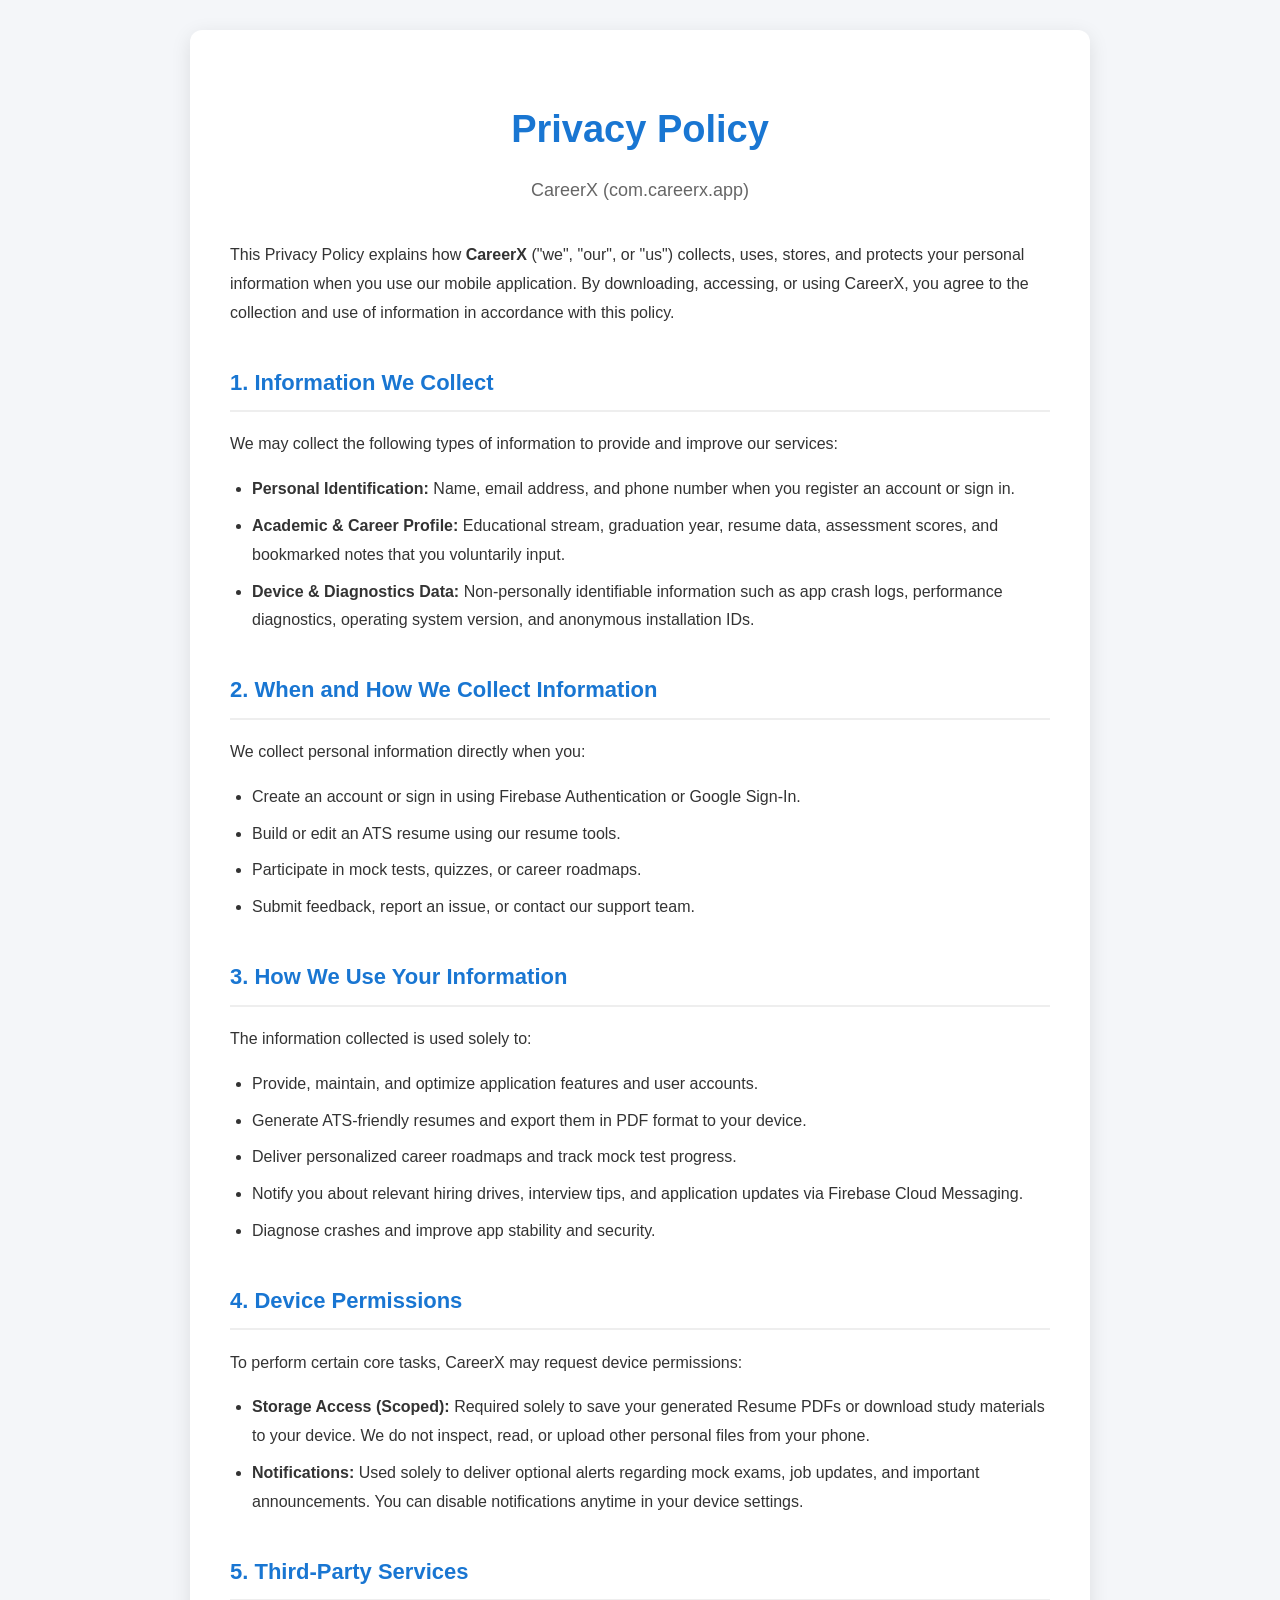
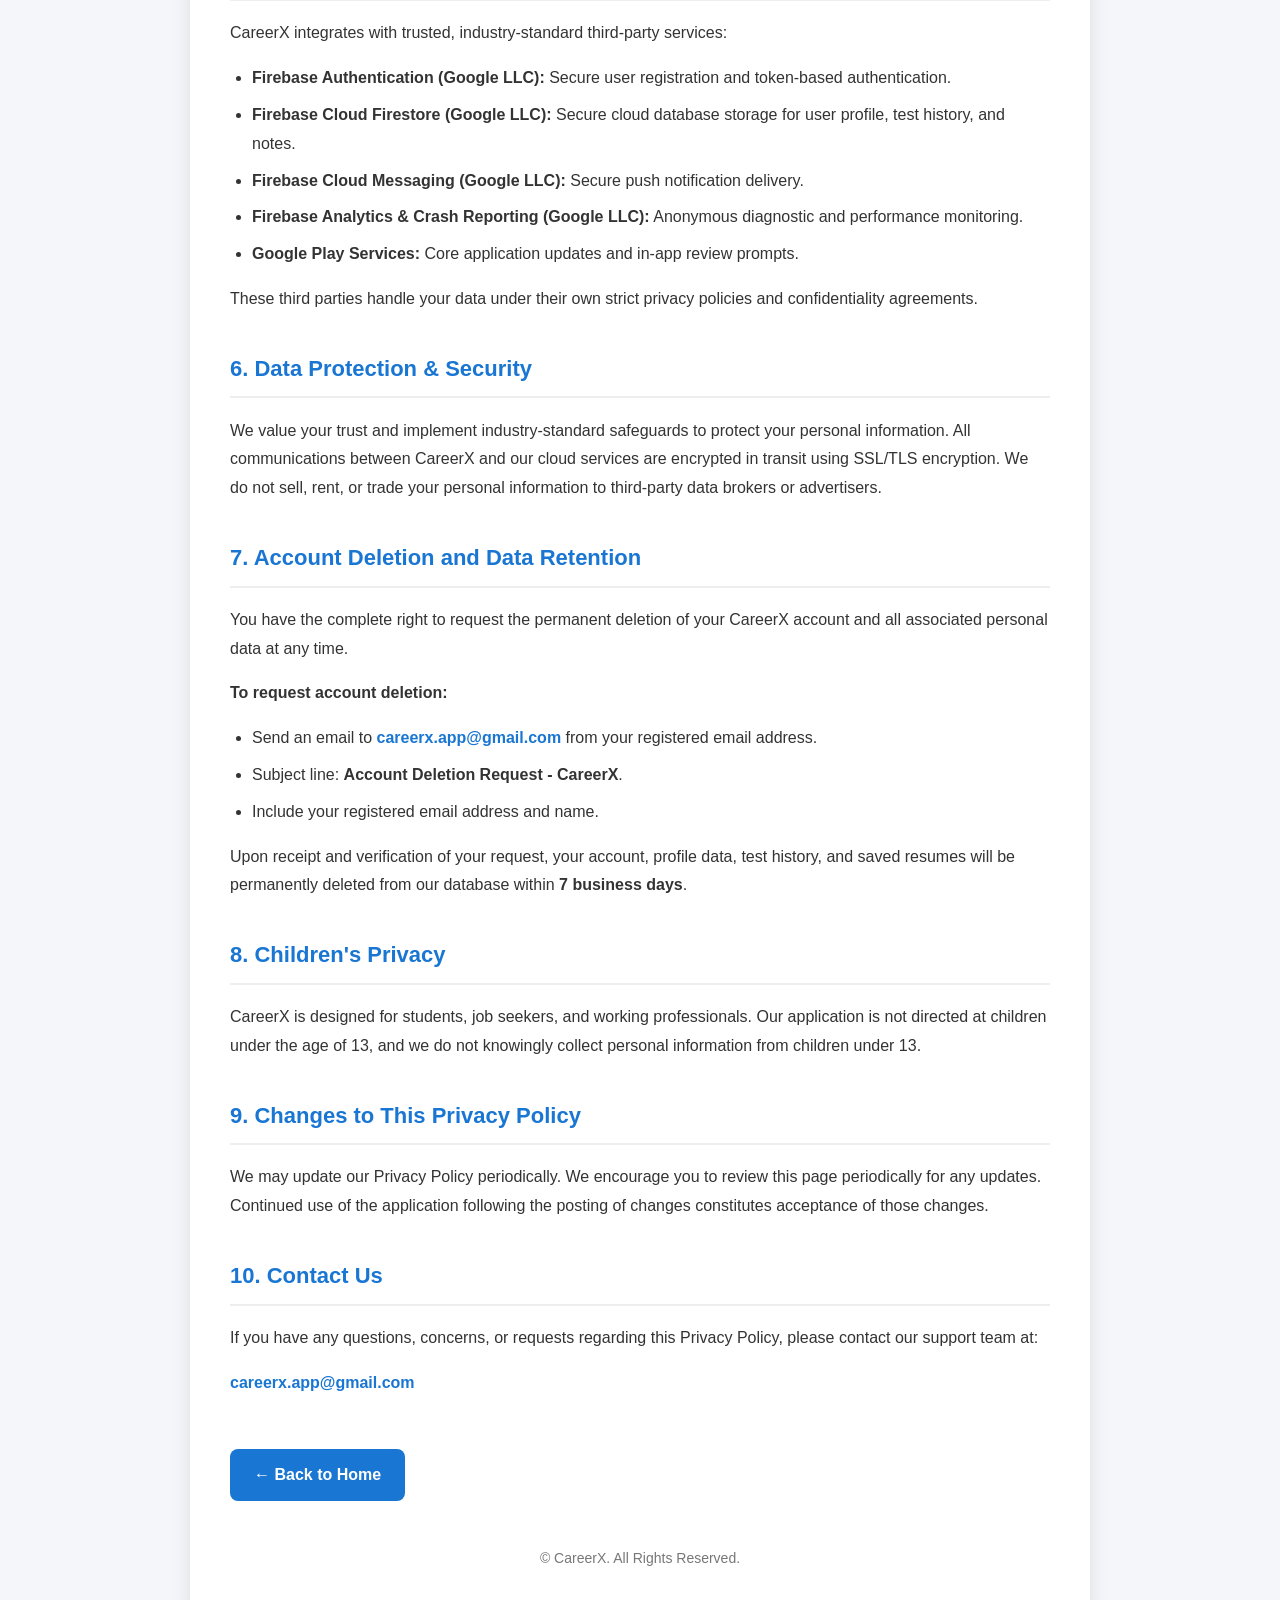
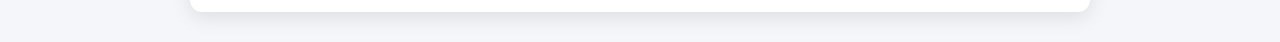
<file: privacy-policy.html>
<!DOCTYPE html>
<html lang="en">
<head>
    <meta charset="UTF-8">
    <meta name="viewport" content="width=device-width, initial-scale=1.0">
    <title>CareerX | Privacy Policy</title>
    <link rel="icon" href="assets/logo.png" type="image/png">
    <style>
        * {
            box-sizing: border-box;
        }

        body {
            margin: 0;
            padding: 30px 15px;
            background: #f4f6f9;
            font-family: Arial, Helvetica, sans-serif;
            color: #333;
            line-height: 1.8;
        }

        .container {
            max-width: 900px;
            margin: auto;
            background: #ffffff;
            border-radius: 12px;
            padding: 40px;
            box-shadow: 0 5px 20px rgba(0, 0, 0, 0.10);
        }

        h1 {
            text-align: center;
            color: #1976d2;
            margin-bottom: 10px;
            font-size: 38px;
        }

        .subtitle {
            text-align: center;
            color: #666;
            font-size: 18px;
            margin-bottom: 35px;
        }

        h2 {
            color: #1976d2;
            margin-top: 35px;
            border-bottom: 2px solid #eeeeee;
            padding-bottom: 8px;
            font-size: 22px;
        }

        p, ul, li {
            font-size: 16px;
        }

        ul {
            padding-left: 22px;
        }

        li {
            margin-bottom: 8px;
        }

        .email {
            font-weight: bold;
            color: #1976d2;
        }

        .button {
            display: inline-block;
            margin-top: 35px;
            padding: 12px 24px;
            background: #1976d2;
            color: white;
            text-decoration: none;
            border-radius: 8px;
            font-size: 16px;
            font-weight: bold;
            transition: .3s;
        }

        .button:hover {
            background: #1259a8;
        }

        .footer {
            text-align: center;
            margin-top: 45px;
            color: #777;
            font-size: 14px;
        }

        @media(max-width:700px) {
            .container {
                padding: 25px;
            }
            h1 {
                font-size: 30px;
            }
        }
    </style>
</head>
<body>

<div class="container">

    <h1>Privacy Policy</h1>
    <div class="subtitle">CareerX (com.careerx.app)</div>

    <p>
        This Privacy Policy explains how <strong>CareerX</strong> ("we", "our", or "us") collects, uses, stores, and protects your personal information when you use our mobile application. By downloading, accessing, or using CareerX, you agree to the collection and use of information in accordance with this policy.
    </p>

    <h2>1. Information We Collect</h2>
    <p>We may collect the following types of information to provide and improve our services:</p>
    <ul>
        <li><strong>Personal Identification:</strong> Name, email address, and phone number when you register an account or sign in.</li>
        <li><strong>Academic & Career Profile:</strong> Educational stream, graduation year, resume data, assessment scores, and bookmarked notes that you voluntarily input.</li>
        <li><strong>Device & Diagnostics Data:</strong> Non-personally identifiable information such as app crash logs, performance diagnostics, operating system version, and anonymous installation IDs.</li>
    </ul>

    <h2>2. When and How We Collect Information</h2>
    <p>
        We collect personal information directly when you:
    </p>
    <ul>
        <li>Create an account or sign in using Firebase Authentication or Google Sign-In.</li>
        <li>Build or edit an ATS resume using our resume tools.</li>
        <li>Participate in mock tests, quizzes, or career roadmaps.</li>
        <li>Submit feedback, report an issue, or contact our support team.</li>
    </ul>

    <h2>3. How We Use Your Information</h2>
    <p>The information collected is used solely to:</p>
    <ul>
        <li>Provide, maintain, and optimize application features and user accounts.</li>
        <li>Generate ATS-friendly resumes and export them in PDF format to your device.</li>
        <li>Deliver personalized career roadmaps and track mock test progress.</li>
        <li>Notify you about relevant hiring drives, interview tips, and application updates via Firebase Cloud Messaging.</li>
        <li>Diagnose crashes and improve app stability and security.</li>
    </ul>

    <h2>4. Device Permissions</h2>
    <p>
        To perform certain core tasks, CareerX may request device permissions:
    </p>
    <ul>
        <li><strong>Storage Access (Scoped):</strong> Required solely to save your generated Resume PDFs or download study materials to your device. We do not inspect, read, or upload other personal files from your phone.</li>
        <li><strong>Notifications:</strong> Used solely to deliver optional alerts regarding mock exams, job updates, and important announcements. You can disable notifications anytime in your device settings.</li>
    </ul>

    <h2>5. Third-Party Services</h2>
    <p>CareerX integrates with trusted, industry-standard third-party services:</p>
    <ul>
        <li><strong>Firebase Authentication (Google LLC):</strong> Secure user registration and token-based authentication.</li>
        <li><strong>Firebase Cloud Firestore (Google LLC):</strong> Secure cloud database storage for user profile, test history, and notes.</li>
        <li><strong>Firebase Cloud Messaging (Google LLC):</strong> Secure push notification delivery.</li>
        <li><strong>Firebase Analytics & Crash Reporting (Google LLC):</strong> Anonymous diagnostic and performance monitoring.</li>
        <li><strong>Google Play Services:</strong> Core application updates and in-app review prompts.</li>
    </ul>
    <p>
        These third parties handle your data under their own strict privacy policies and confidentiality agreements.
    </p>

    <h2>6. Data Protection & Security</h2>
    <p>
        We value your trust and implement industry-standard safeguards to protect your personal information. All communications between CareerX and our cloud services are encrypted in transit using SSL/TLS encryption. We do not sell, rent, or trade your personal information to third-party data brokers or advertisers.
    </p>

    <h2>7. Account Deletion and Data Retention</h2>
    <p>
        You have the complete right to request the permanent deletion of your CareerX account and all associated personal data at any time.
    </p>
    <p><strong>To request account deletion:</strong></p>
    <ul>
        <li>Send an email to <span class="email">careerx.app@gmail.com</span> from your registered email address.</li>
        <li>Subject line: <strong>Account Deletion Request - CareerX</strong>.</li>
        <li>Include your registered email address and name.</li>
    </ul>
    <p>
        Upon receipt and verification of your request, your account, profile data, test history, and saved resumes will be permanently deleted from our database within <strong>7 business days</strong>.
    </p>

    <h2>8. Children's Privacy</h2>
    <p>
        CareerX is designed for students, job seekers, and working professionals. Our application is not directed at children under the age of 13, and we do not knowingly collect personal information from children under 13.
    </p>

    <h2>9. Changes to This Privacy Policy</h2>
    <p>
        We may update our Privacy Policy periodically. We encourage you to review this page periodically for any updates. Continued use of the application following the posting of changes constitutes acceptance of those changes.
    </p>

    <h2>10. Contact Us</h2>
    <p>
        If you have any questions, concerns, or requests regarding this Privacy Policy, please contact our support team at:
    </p>
    <p class="email">careerx.app@gmail.com</p>

    <a href="index.html" class="button">← Back to Home</a>

    <div class="footer">
        © CareerX. All Rights Reserved.
    </div>

</div>

</body>
</html>
</file>
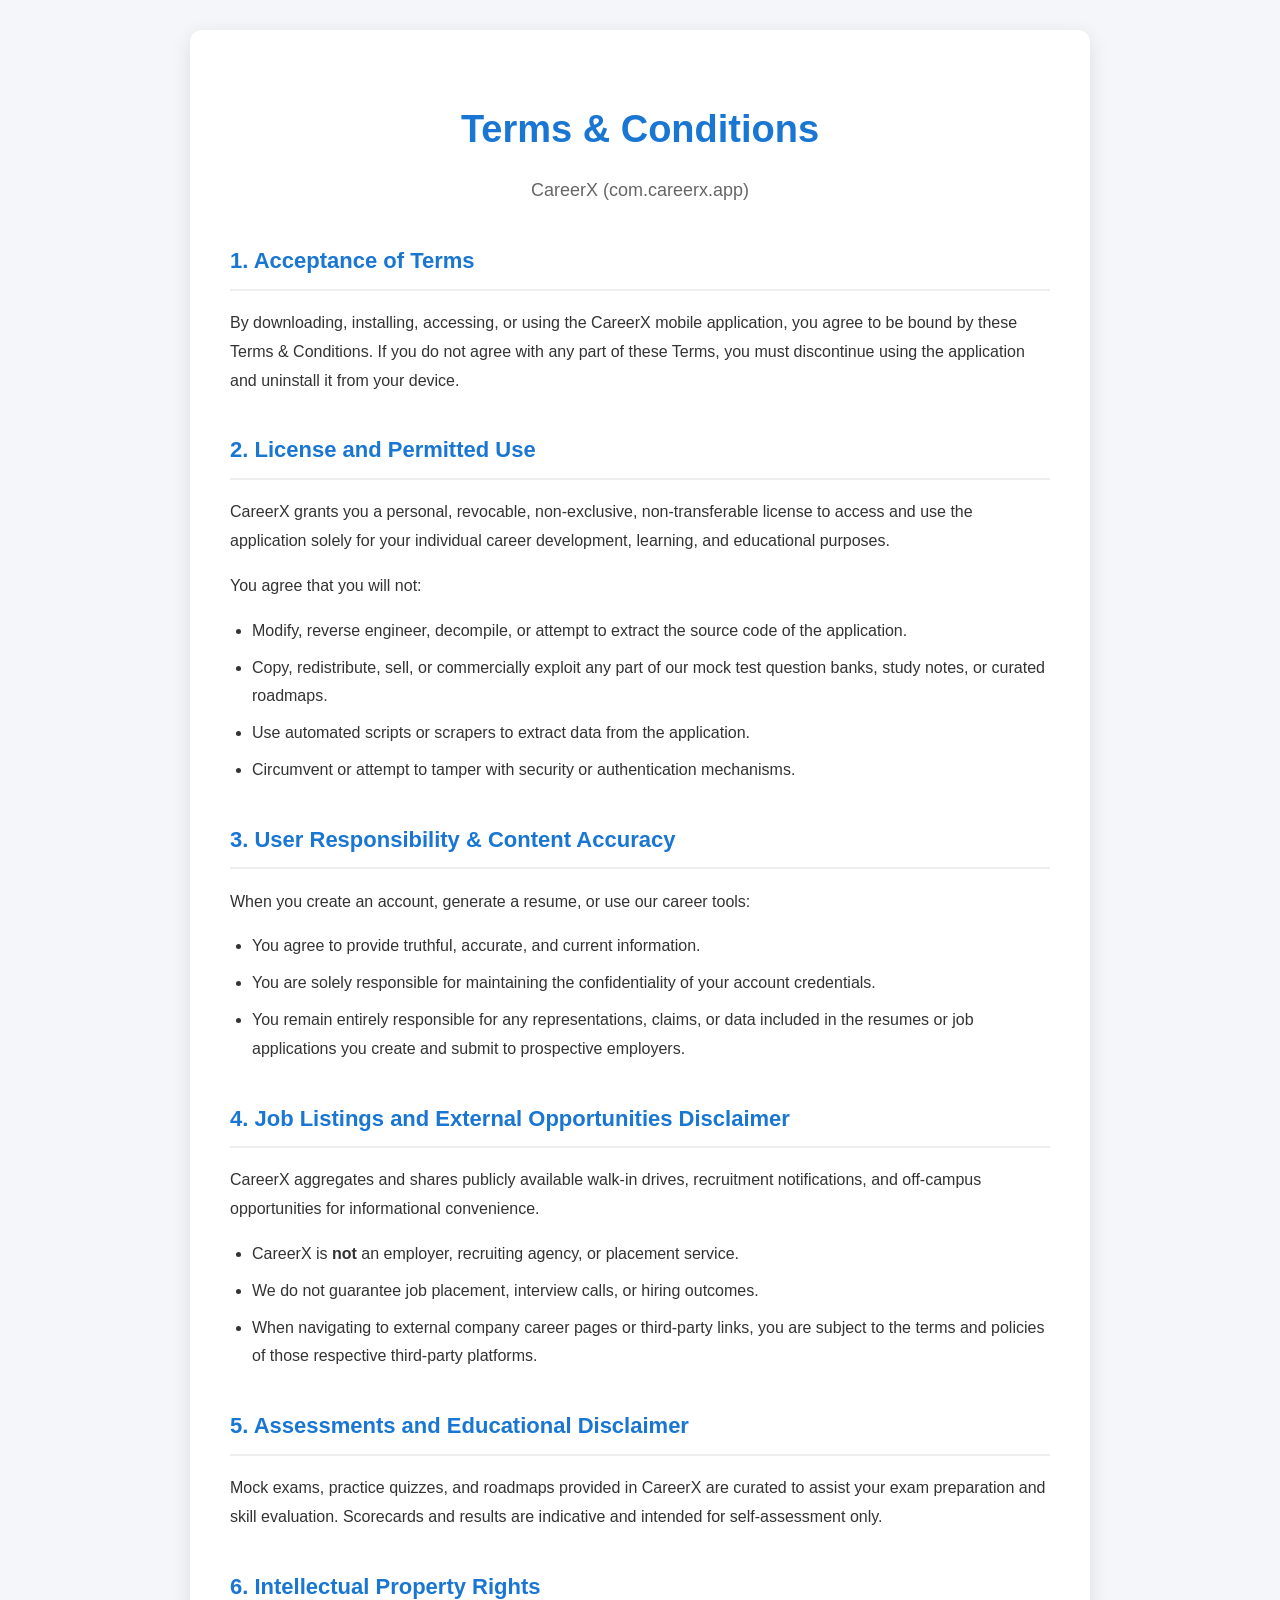
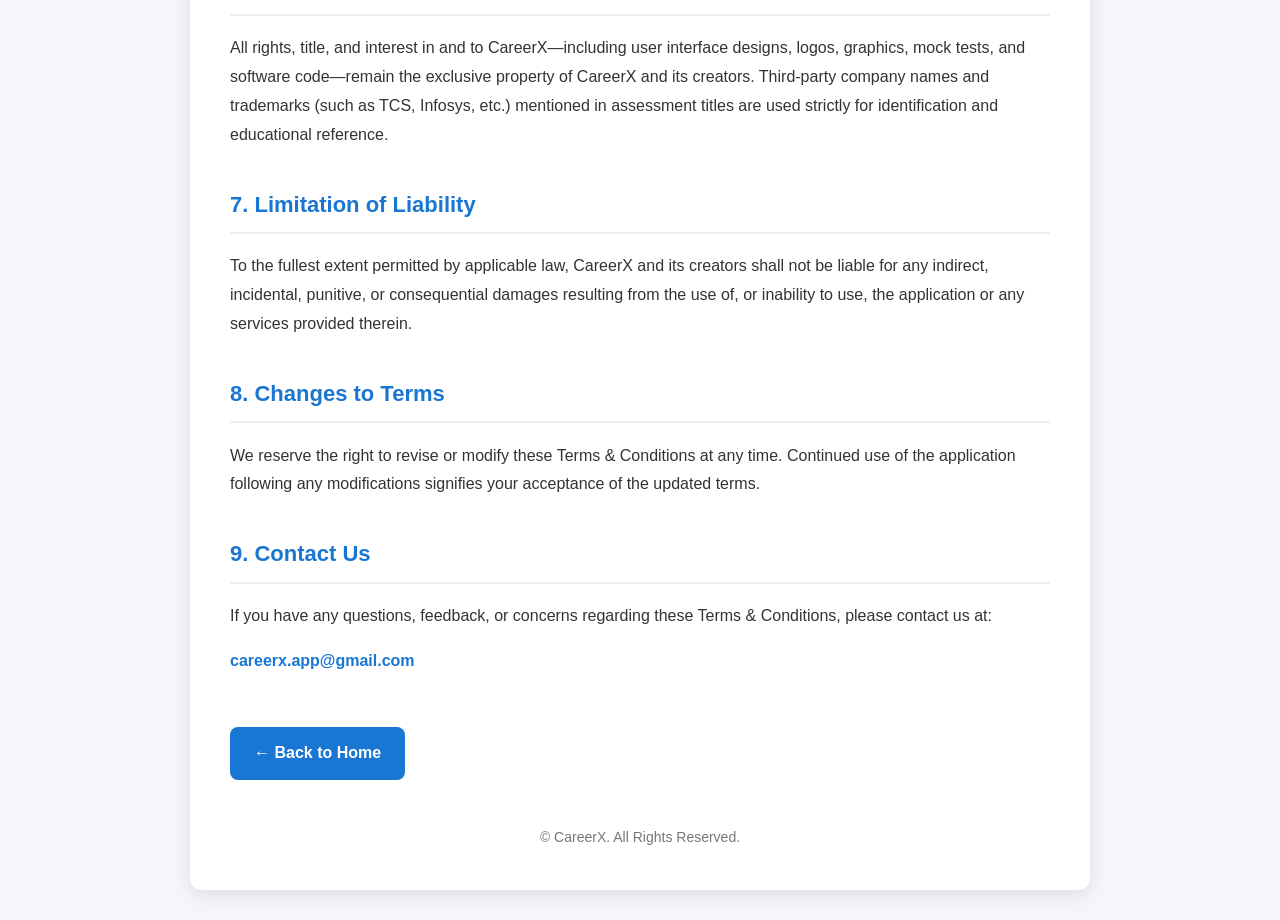
<file: terms-and-conditions.html>
<!DOCTYPE html>
<html lang="en">
<head>
    <meta charset="UTF-8">
    <meta name="viewport" content="width=device-width, initial-scale=1.0">
    <title>CareerX | Terms & Conditions</title>
    <link rel="icon" href="assets/logo.png" type="image/png">
    <style>
        * {
            box-sizing: border-box;
        }

        body {
            margin: 0;
            padding: 30px 15px;
            background: #f4f6f9;
            font-family: Arial, Helvetica, sans-serif;
            color: #333;
            line-height: 1.8;
        }

        .container {
            max-width: 900px;
            margin: auto;
            background: #ffffff;
            border-radius: 12px;
            padding: 40px;
            box-shadow: 0 5px 20px rgba(0, 0, 0, 0.10);
        }

        h1 {
            text-align: center;
            color: #1976d2;
            margin-bottom: 10px;
            font-size: 38px;
        }

        .subtitle {
            text-align: center;
            color: #666;
            font-size: 18px;
            margin-bottom: 35px;
        }

        h2 {
            color: #1976d2;
            margin-top: 35px;
            border-bottom: 2px solid #eeeeee;
            padding-bottom: 8px;
            font-size: 22px;
        }

        p, ul, li {
            font-size: 16px;
        }

        ul {
            padding-left: 22px;
        }

        li {
            margin-bottom: 8px;
        }

        .email {
            font-weight: bold;
            color: #1976d2;
        }

        .button {
            display: inline-block;
            margin-top: 35px;
            padding: 12px 24px;
            background: #1976d2;
            color: white;
            text-decoration: none;
            border-radius: 8px;
            font-size: 16px;
            font-weight: bold;
            transition: .3s;
        }

        .button:hover {
            background: #1259a8;
        }

        .footer {
            text-align: center;
            margin-top: 45px;
            color: #777;
            font-size: 14px;
        }

        @media(max-width:700px) {
            .container {
                padding: 25px;
            }
            h1 {
                font-size: 30px;
            }
        }
    </style>
</head>
<body>

<div class="container">

    <h1>Terms & Conditions</h1>
    <div class="subtitle">CareerX (com.careerx.app)</div>

    <h2>1. Acceptance of Terms</h2>
    <p>
        By downloading, installing, accessing, or using the CareerX mobile application, you agree to be bound by these Terms & Conditions. If you do not agree with any part of these Terms, you must discontinue using the application and uninstall it from your device.
    </p>

    <h2>2. License and Permitted Use</h2>
    <p>
        CareerX grants you a personal, revocable, non-exclusive, non-transferable license to access and use the application solely for your individual career development, learning, and educational purposes.
    </p>
    <p>You agree that you will not:</p>
    <ul>
        <li>Modify, reverse engineer, decompile, or attempt to extract the source code of the application.</li>
        <li>Copy, redistribute, sell, or commercially exploit any part of our mock test question banks, study notes, or curated roadmaps.</li>
        <li>Use automated scripts or scrapers to extract data from the application.</li>
        <li>Circumvent or attempt to tamper with security or authentication mechanisms.</li>
    </ul>

    <h2>3. User Responsibility & Content Accuracy</h2>
    <p>
        When you create an account, generate a resume, or use our career tools:
    </p>
    <ul>
        <li>You agree to provide truthful, accurate, and current information.</li>
        <li>You are solely responsible for maintaining the confidentiality of your account credentials.</li>
        <li>You remain entirely responsible for any representations, claims, or data included in the resumes or job applications you create and submit to prospective employers.</li>
    </ul>

    <h2>4. Job Listings and External Opportunities Disclaimer</h2>
    <p>
        CareerX aggregates and shares publicly available walk-in drives, recruitment notifications, and off-campus opportunities for informational convenience.
    </p>
    <ul>
        <li>CareerX is <strong>not</strong> an employer, recruiting agency, or placement service.</li>
        <li>We do not guarantee job placement, interview calls, or hiring outcomes.</li>
        <li>When navigating to external company career pages or third-party links, you are subject to the terms and policies of those respective third-party platforms.</li>
    </ul>

    <h2>5. Assessments and Educational Disclaimer</h2>
    <p>
        Mock exams, practice quizzes, and roadmaps provided in CareerX are curated to assist your exam preparation and skill evaluation. Scorecards and results are indicative and intended for self-assessment only.
    </p>

    <h2>6. Intellectual Property Rights</h2>
    <p>
        All rights, title, and interest in and to CareerX—including user interface designs, logos, graphics, mock tests, and software code—remain the exclusive property of CareerX and its creators. Third-party company names and trademarks (such as TCS, Infosys, etc.) mentioned in assessment titles are used strictly for identification and educational reference.
    </p>

    <h2>7. Limitation of Liability</h2>
    <p>
        To the fullest extent permitted by applicable law, CareerX and its creators shall not be liable for any indirect, incidental, punitive, or consequential damages resulting from the use of, or inability to use, the application or any services provided therein.
    </p>

    <h2>8. Changes to Terms</h2>
    <p>
        We reserve the right to revise or modify these Terms & Conditions at any time. Continued use of the application following any modifications signifies your acceptance of the updated terms.
    </p>

    <h2>9. Contact Us</h2>
    <p>
        If you have any questions, feedback, or concerns regarding these Terms & Conditions, please contact us at:
    </p>
    <p class="email">careerx.app@gmail.com</p>

    <a href="index.html" class="button">← Back to Home</a>

    <div class="footer">
        © CareerX. All Rights Reserved.
    </div>

</div>

</body>
</html>
</file>
